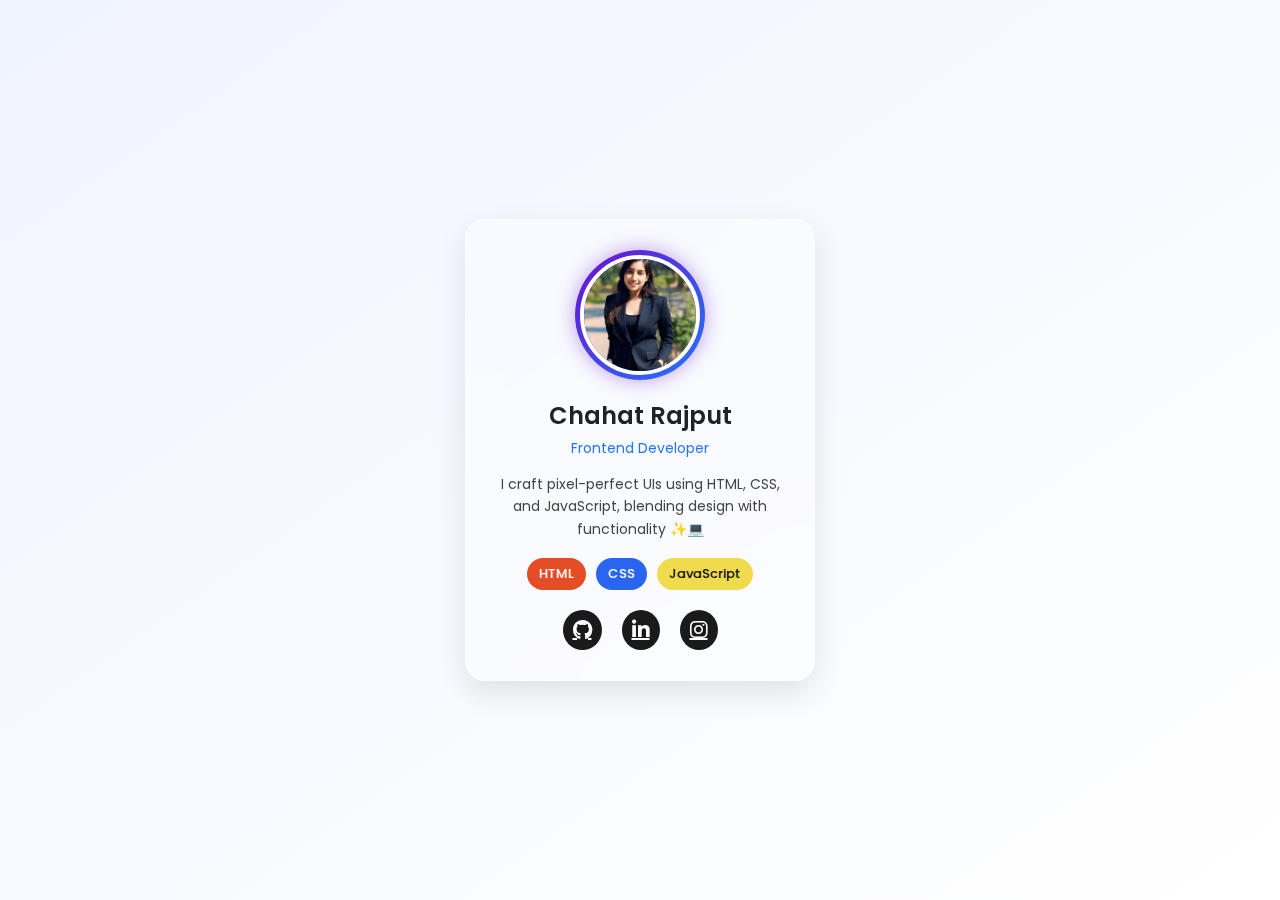
<file: Day-1/index.html>
<!DOCTYPE html>
<html lang="en">
<head>
  <meta charset="UTF-8" />
  <meta name="viewport" content="width=device-width, initial-scale=1.0"/>
  <title>Chahat Rajput - Profile Card</title>
  <link rel="stylesheet" href="style.css" />
  <link rel="stylesheet" href="https://cdnjs.cloudflare.com/ajax/libs/font-awesome/6.5.0/css/all.min.css" />
</head>
<body>
  <div class="card">
    <div class="image-wrapper">
      <div class="image-border">
        <img src="my img.jpg" alt="Chahat Rajput" class="profile-img" />
      </div>
    </div>

    <h2>Chahat Rajput</h2>
    <p class="role">Frontend Developer</p>
    <p class="bio">
      I craft pixel-perfect UIs using HTML, CSS, and JavaScript, blending design with functionality ✨💻
    </p>

    <div class="skills">
      <span class="html">HTML</span>
      <span class="css">CSS</span>
      <span class="js">JavaScript</span>
    </div>

    <div class="socials">
      <a href="https://github.com/io6-chahat1" target="_blank" class="github"><i class="fab fa-github"></i></a>
      <a href="https://www.linkedin.com/in/chahat-rajput-4a091a2ba" target="_blank" class="linkedin"><i class="fab fa-linkedin-in"></i></a>
      <a href="https://www.instagram.com" target="_blank" class="instagram"><i class="fab fa-instagram"></i></a>
    </div>
  </div>
</body>
</html>
</file>
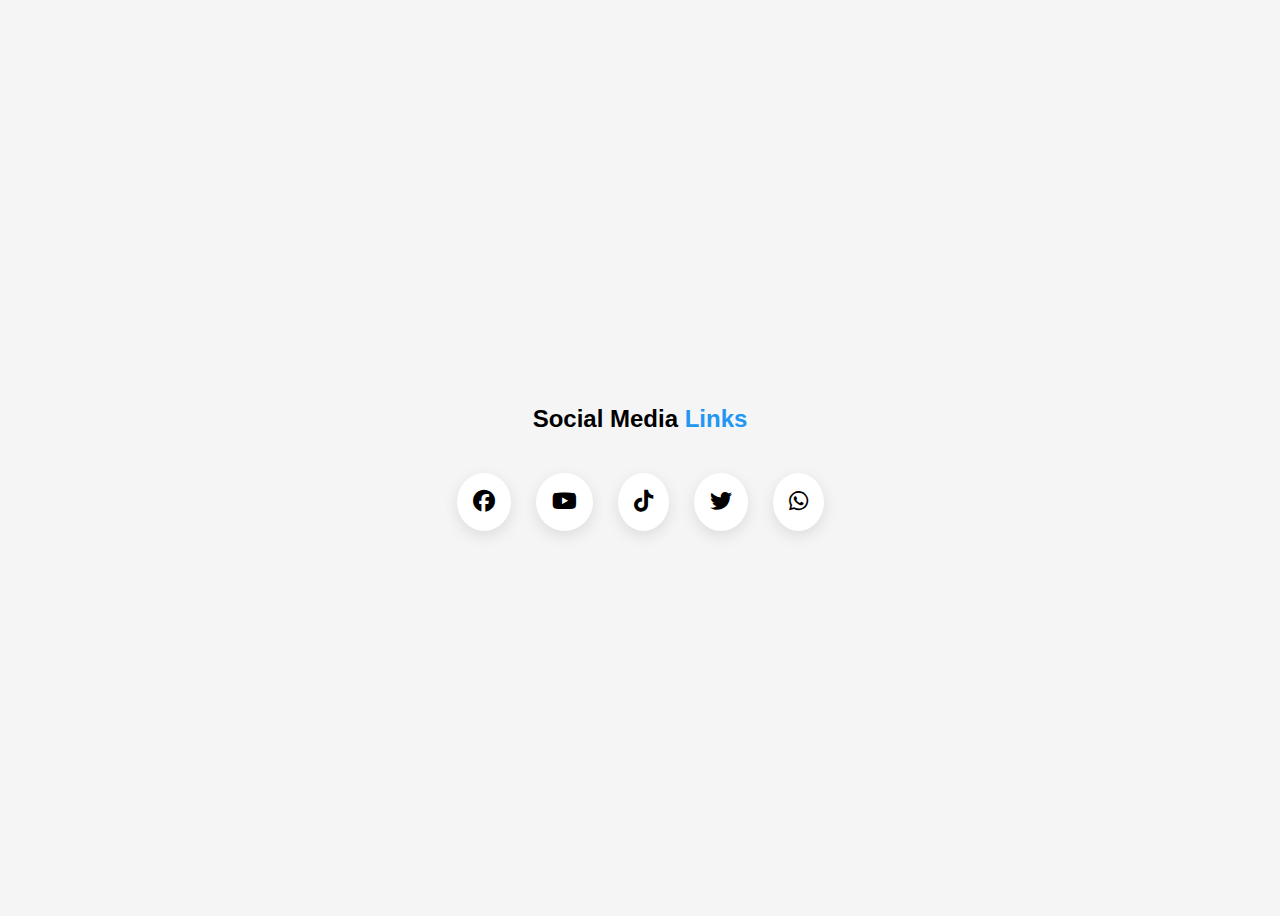
<file: Day-3/index.html>
<!DOCTYPE html>
<html lang="en">
<head>
  <meta charset="UTF-8" />
  <meta name="viewport" content="width=device-width, initial-scale=1.0"/>
  <title>Social Media links</title>
  <link rel="stylesheet" href="https://cdnjs.cloudflare.com/ajax/libs/font-awesome/6.4.0/css/all.min.css" />
  <link rel="stylesheet" href="style.css" />
</head>
<body>
  <h2>  Social Media <span style="color:#2196f3;">Links</span></h2>
  <div class="container">
    <div class="icon facebook">
      <div class="tooltip">Facebook</div>
      <span><i class="fa-brands fa-facebook"></i></span>
    </div>
    <div class="icon youtube">
      <div class="tooltip">Youtube</div>
      <span><i class="fa-brands fa-youtube"></i></span>
    </div>
    <div class="icon tiktok">
      <div class="tooltip">Tiktok</div>
      <span><i class="fa-brands fa-tiktok"></i></span>
    </div>
    <div class="icon twitter">
      <div class="tooltip">Twitter</div>
      <span><i class="fa-brands fa-twitter"></i></span>
    </div>
    <div class="icon whatsapp">
      <div class="tooltip">Whatsapp</div>
      <span><i class="fa-brands fa-whatsapp"></i></span>
    </div>
  </div>

  <script src="script.js"></script>
</body>
</html>
</file>
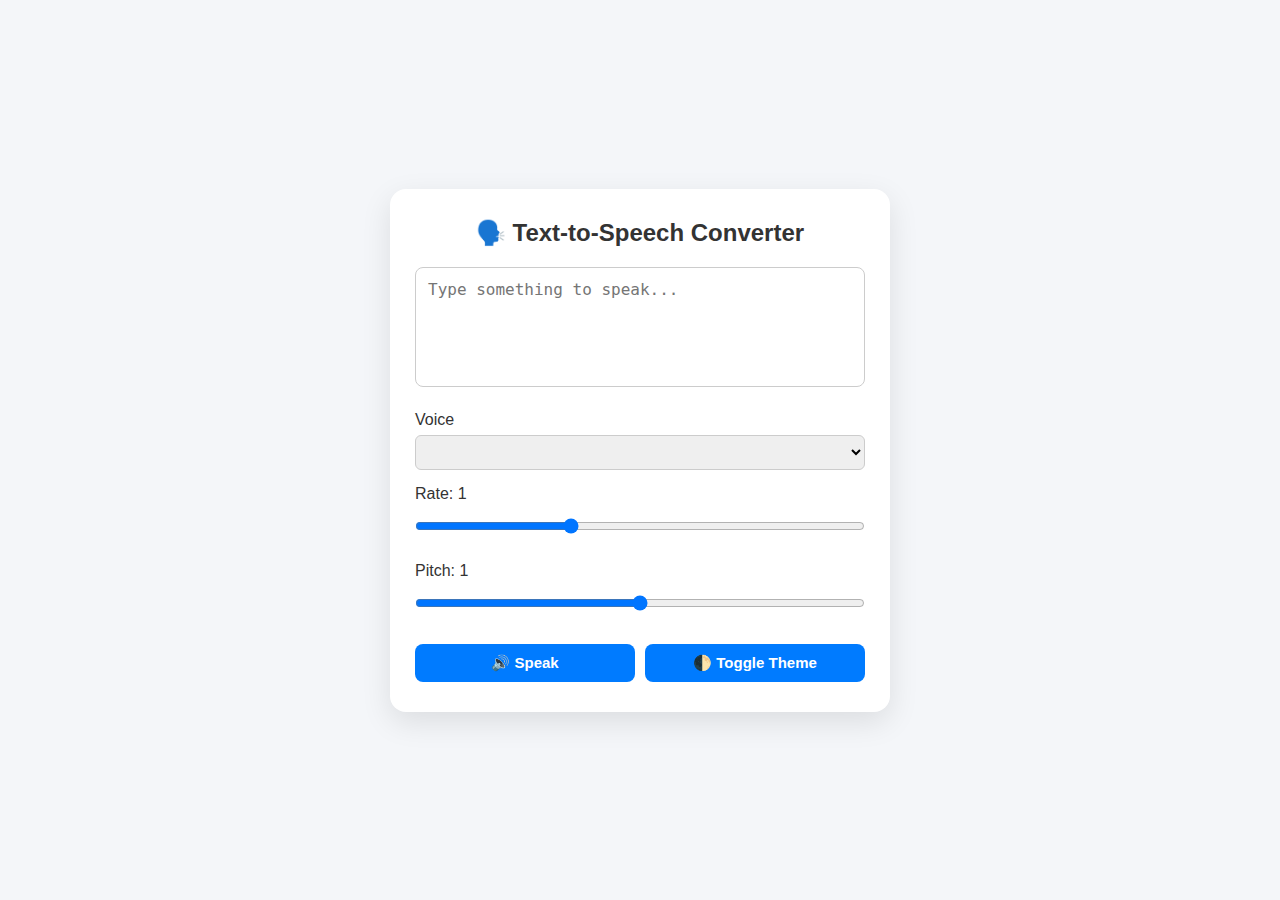
<file: Day-4/index.html>
<!DOCTYPE html>
<html lang="en">
<head>
  <meta charset="UTF-8" />
  <meta name="viewport" content="width=device-width, initial-scale=1.0"/>
  <title>Text-to-Speech App</title>
  <link rel="stylesheet" href="style.css" />
</head>
<body>

  <main class="container">
    <h1>🗣️ Text-to-Speech Converter</h1>

    <textarea id="text" placeholder="Type something to speak..."></textarea>

    <div class="form-group">
      <label for="voiceSelect">Voice</label>
      <select id="voiceSelect"></select>
    </div>

    <div class="form-group">
      <label for="rate">Rate: <span id="rateValue">1</span></label>
      <input type="range" id="rate" min="0.5" max="2" value="1" step="0.1">
    </div>

    <div class="form-group">
      <label for="pitch">Pitch: <span id="pitchValue">1</span></label>
      <input type="range" id="pitch" min="0" max="2" value="1" step="0.1">
    </div>

    <div class="button-group">
      <button onclick="speakText()">🔊 Speak</button>
      <button onclick="toggleDarkMode()">🌓 Toggle Theme</button>
    </div>
  </main>

  <script src="script.js"></script>
</body>
</html>
</file>
<file: Day-1/style.css>
@import url('https://fonts.googleapis.com/css2?family=Poppins:wght@400;600&display=swap');

* {
  margin: 0;
  padding: 0;
  box-sizing: border-box;
  font-family: 'Poppins', sans-serif;
}

body {
  background: linear-gradient(145deg, #f0f4ff, #ffffff);
  height: 100vh;
  display: flex;
  justify-content: center;
  align-items: center;
}

/* Main Card */
.card {
  width: 350px;
  padding: 30px 25px;
  background: rgba(255, 255, 255, 0.3);
  backdrop-filter: blur(18px);
  border: 1px solid rgba(255, 255, 255, 0.4);
  border-radius: 20px;
  box-shadow: 0 12px 30px rgba(0, 0, 0, 0.1);
  text-align: center;
  transition: all 0.4s ease;
}

.card:hover {
  transform: translateY(-8px);
  box-shadow: 0 20px 50px rgba(0, 0, 0, 0.15);
}

/* Profile Image Area */
.image-wrapper {
  display: flex;
  justify-content: center;
  margin-bottom: 18px;
}

.image-border {
  width: 130px;
  height: 130px;
  border-radius: 50%;
  padding: 5px;
  background: linear-gradient(135deg, #6a11cb, #2575fc);
  box-shadow: 0 0 20px rgba(106, 17, 203, 0.4);
  transition: transform 0.4s ease, box-shadow 0.4s ease;
}

.image-border:hover {
  transform: scale(1.08) rotate(3deg);
  box-shadow: 0 0 30px rgba(106, 17, 203, 0.6);
}

.profile-img {
  width: 100%;
  height: 100%;
  object-fit: cover;
  border-radius: 50%;
  border: 4px solid #fff;
  transition: transform 0.3s ease;
}

.image-border:hover .profile-img {
  transform: scale(1.05);
}

/* Name + Role + Bio */
h2 {
  font-size: 24px;
  color: #222;
  font-weight: 600;
}

.role {
  color: #2575fc;
  font-size: 14px;
  margin-top: 5px;
}

.bio {
  color: #444;
  font-size: 14px;
  margin: 14px 0 18px;
  line-height: 1.6;
}

/* Skills Section */
.skills {
  display: flex;
  justify-content: center;
  gap: 10px;
  margin-bottom: 20px;
  flex-wrap: wrap;
}

.skills span {
  padding: 6px 12px;
  border-radius: 20px;
  font-size: 13px;
  font-weight: 500;
  cursor: pointer;
  transition: all 0.4s ease;
  transform: scale(1);
}

.skills span:hover {
  transform: scale(1.1) translateY(-2px);
  box-shadow: 0 0 10px currentColor;
}

/* Skill Colors */
.html {
  background: #e44d26;
  color: #fff;
}

.css {
  background: #2965f1;
  color: #fff;
}

.js {
  background: #f0db4f;
  color: #111;
}

/* Social Icons */
.socials {
  display: flex;
  justify-content: center;
  gap: 20px;
  margin-top: 20px;
}

.socials a {
  font-size: 20px;
  color: white;
  background: #1a1a1a;
  padding: 10px;
  border-radius: 50%;
  display: inline-flex;
  align-items: center;
  justify-content: center;
  transition: all 0.3s ease;
}

/* GitHub */
.socials a.github:hover {
  background-color: #333;
  transform: translateY(-6px) scale(1.1);
  box-shadow: 0 0 10px #333;
}

/* LinkedIn */
.socials a.linkedin:hover {
  background-color: #0077b5;
  transform: translateY(-6px) scale(1.1);
  box-shadow: 0 0 10px #0077b5;
}

/* Instagram */
.socials a.instagram:hover {
  background: radial-gradient(circle at 30% 107%, #fdf497 0%, #fd5949 45%, #d6249f 60%, #285AEB 90%);
  transform: translateY(-6px) scale(1.1);
  box-shadow: 0 0 10px #fd5949;
}
</file>
<file: Day-3/style.css>
body {
  display: flex;
  flex-direction: column;
  align-items: center;
  justify-content: center;
  min-height: 100vh;
  background: #f5f5f5;
  font-family: sans-serif;
}

h2 {
  margin-bottom: 40px;
}

.container {
  display: flex;
  gap: 25px;
}

.icon {
  position: relative;
  display: flex;
  align-items: center;
  justify-content: center;
  cursor: pointer;
}

.icon span {
  background: #fff;
  padding: 16px;
  border-radius: 50%;
  font-size: 22px;
  box-shadow: 0 5px 15px rgba(0, 0, 0, 0.1);
  transition: 0.3s;
}

.icon .tooltip {
  position: absolute;
  top: -30px;
  padding: 6px 12px;
  border-radius: 4px;
  font-size: 14px;
  color: #fff;
  opacity: 0;
  pointer-events: none;
  transform: translateY(10px);
  transition: 0.3s;
  white-space: nowrap;
}

/* Tooltip and hover color per platform */
.facebook:hover .tooltip,
.facebook.clicked .tooltip {
  background: #3b5998;
}
.facebook .tooltip {
  background: #3b5998;
}

.youtube:hover .tooltip,
.youtube.clicked .tooltip {
  background: #ff0000;
}
.youtube .tooltip {
  background: #ff0000;
}

.tiktok:hover .tooltip,
.tiktok.clicked .tooltip {
  background: #000000;
}
.tiktok .tooltip {
  background: #000000;
}

.twitter:hover .tooltip,
.twitter.clicked .tooltip {
  background: #1da1f2;
}
.twitter .tooltip {
  background: #1da1f2;
}

.whatsapp:hover .tooltip,
.whatsapp.clicked .tooltip {
  background: #25d366;
}
.whatsapp .tooltip {
  background: #25d366;
}

/* Show tooltip on hover */
.icon:hover .tooltip {
  opacity: 1;
  transform: translateY(0);
}

/* Hover + Click Color effect */
.facebook:hover span,
.facebook.clicked span {
  color: white;
  background: #3b5998;
  box-shadow: 0 0 15px #3b5998;
}

.youtube:hover span,
.youtube.clicked span {
  color: white;
  background: #ff0000;
  box-shadow: 0 0 15px #ff0000;
}

.tiktok:hover span,
.tiktok.clicked span {
  color: white;
  background: #000;
  box-shadow: 0 0 15px #000;
}

.twitter:hover span,
.twitter.clicked span {
  color: white;
  background: #1da1f2;
  box-shadow: 0 0 15px #1da1f2;
}

.whatsapp:hover span,
.whatsapp.clicked span {
  color: white;
  background: #25d366;
  box-shadow: 0 0 15px #25d366;
}

/* Click jump animation */
.clicked {
  animation: jump 0.4s ease;
}

@keyframes jump {
  0% { transform: translateY(0); }
  30% { transform: translateY(-10px); }
  50% { transform: translateY(0); }
  70% { transform: translateY(-5px); }
  100% { transform: translateY(0); }
}
</file>
<file: Day-4/style.css>
/* Reset & Base */
* {
  margin: 0;
  padding: 0;
  box-sizing: border-box;
}

body {
  font-family: 'Segoe UI', sans-serif;
  background: #f4f6f9;
  color: #333;
  min-height: 100vh;
  display: flex;
  justify-content: center;
  align-items: center;
  transition: background 0.4s, color 0.4s;
}

body.dark {
  background: #1f1f1f;
  color: #e0e0e0;
}

/* Container */
.container {
  background: #ffffff;
  padding: 30px 25px;
  border-radius: 16px;
  box-shadow: 0 10px 30px rgba(0,0,0,0.1);
  max-width: 500px;
  width: 100%;
  transition: background 0.4s;
}

body.dark .container {
  background: #2b2b2b;
}

/* Heading */
h1 {
  font-size: 24px;
  margin-bottom: 20px;
  text-align: center;
}

/* Textarea */
textarea {
  width: 100%;
  height: 120px;
  padding: 12px;
  font-size: 16px;
  border: 1.5px solid #ccc;
  border-radius: 8px;
  margin-bottom: 20px;
  resize: none;
  transition: border-color 0.3s;
}

textarea:focus {
  border-color: #007bff;
  outline: none;
}

body.dark textarea {
  background: #444;
  color: #fff;
  border-color: #888;
}

/* Form Groups */
.form-group {
  margin-bottom: 15px;
}

.form-group label {
  display: block;
  margin-bottom: 6px;
  font-weight: 500;
}

select,
input[type="range"] {
  width: 100%;
  padding: 8px;
  border-radius: 6px;
  border: 1px solid #ccc;
}

body.dark select,
body.dark input[type="range"] {
  background: #333;
  color: #fff;
  border-color: #666;
}

/* Buttons */
.button-group {
  display: flex;
  justify-content: space-between;
  margin-top: 20px;
  gap: 10px;
}

button {
  flex: 1;
  background: #007bff;
  color: #fff;
  padding: 10px 0;
  font-size: 15px;
  font-weight: bold;
  border: none;
  border-radius: 8px;
  cursor: pointer;
  transition: background 0.3s ease;
}

button:hover {
  background: #0056b3;
}

body.dark button {
  background: #1e90ff;
}
</file>
